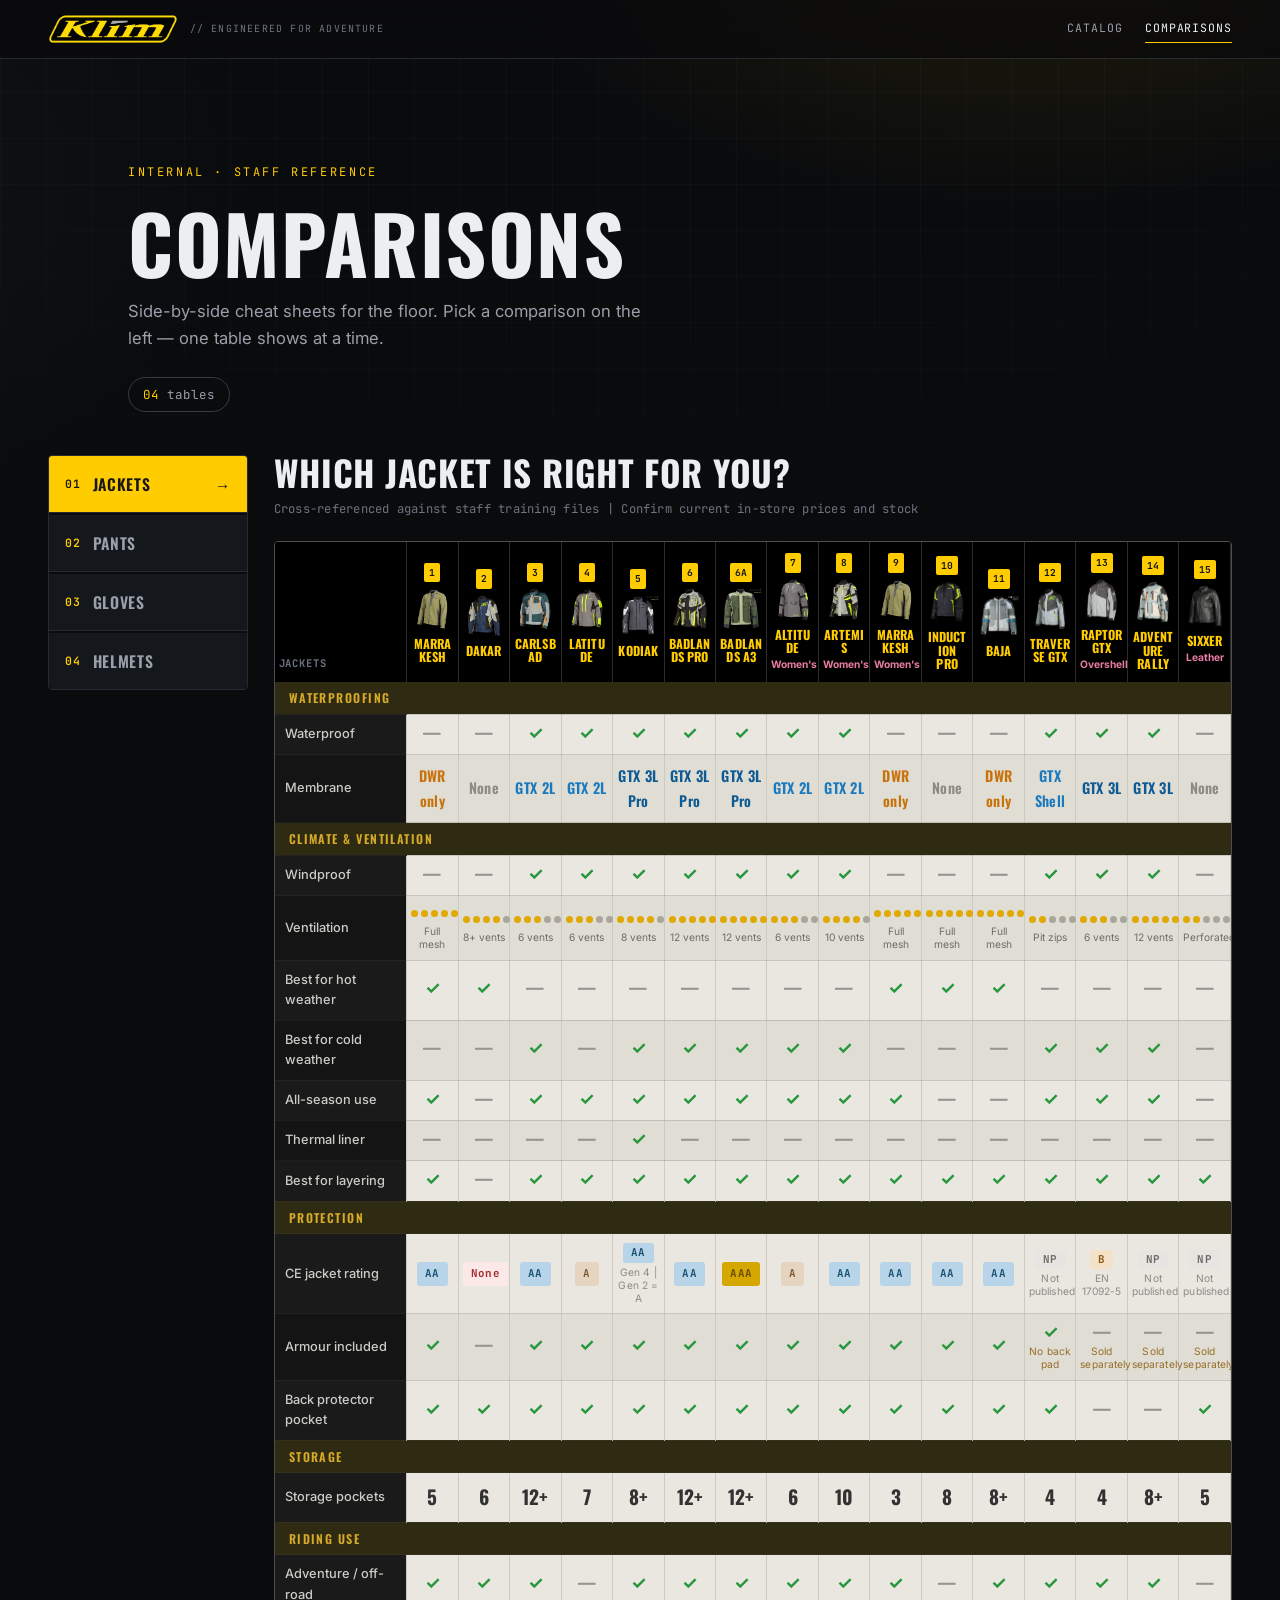
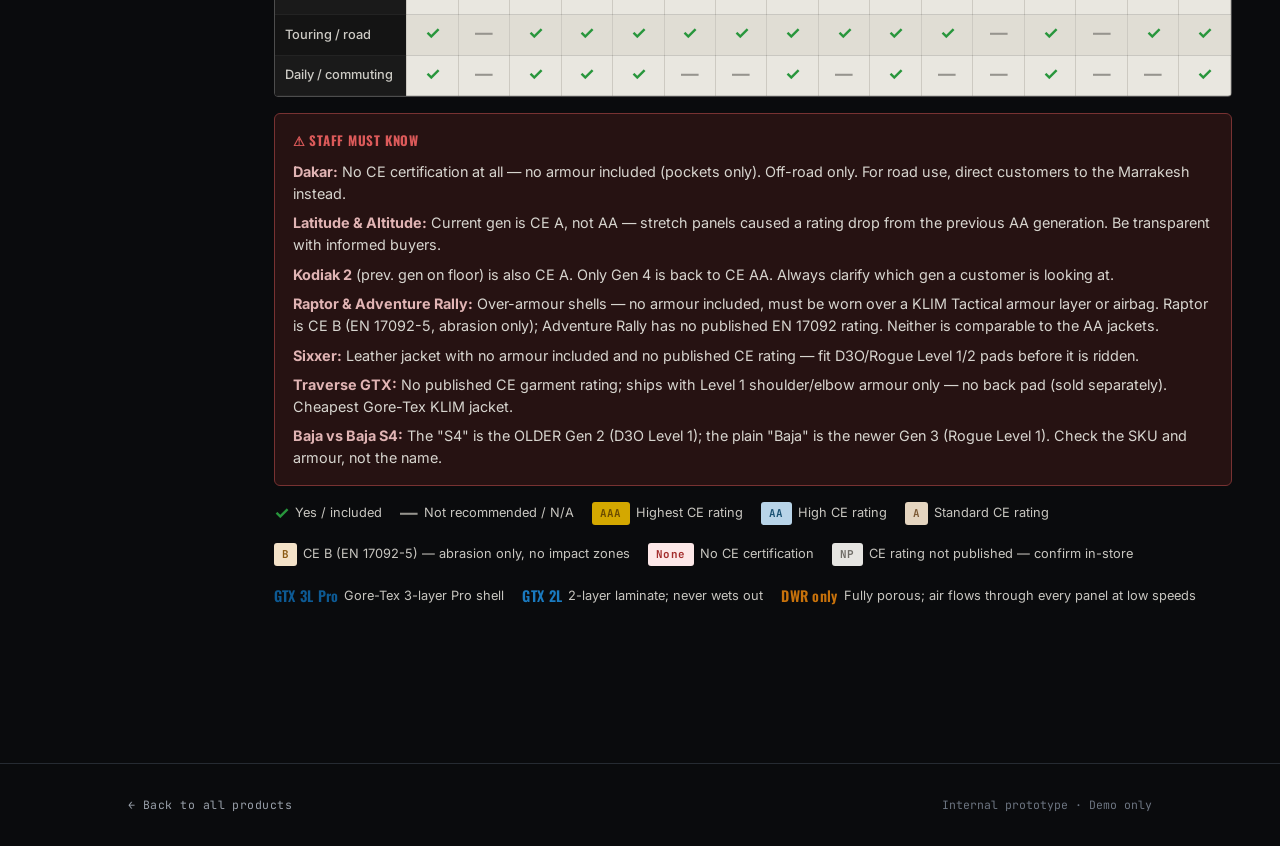
<file: comparisons.html>
<!DOCTYPE html>
<html lang="en">
<head>
  <meta charset="utf-8" />
  <meta name="viewport" content="width=device-width, initial-scale=1" />
  <title>Comparisons — KLIM Sales Floor</title>
  <meta name="description" content="Side-by-side product comparison tables for the shop floor." />
  <link rel="preconnect" href="https://fonts.googleapis.com" />
  <link rel="preconnect" href="https://fonts.gstatic.com" crossorigin />
  <link href="https://fonts.googleapis.com/css2?family=Oswald:wght@500;600;700&family=Inter:wght@400;500;600&family=JetBrains+Mono:wght@500&display=swap" rel="stylesheet" />
  <link rel="stylesheet" href="assets/css/styles.css" />
</head>
<body class="page-comparisons">
  <header class="topbar">
    <a class="brand" href="index.html">
      <img class="klim-logo-img" src="assets/img/Klim_Logo.png" alt="KLIM" />
      <span class="klim-logo-sub">// ENGINEERED FOR ADVENTURE</span>
    </a>
    <nav class="topbar-nav" aria-label="Primary">
      <a class="topbar-link" href="index.html">Catalog</a>
      <a class="topbar-link active" href="comparisons.html" aria-current="page">Comparisons</a>
    </nav>
  </header>

  <main>
    <section class="cmpc-hero">
      <div class="container">
        <div class="eyebrow">Internal · Staff reference</div>
        <h1 class="cmpc-title">Comparisons</h1>
        <p class="cmpc-lede">Side-by-side cheat sheets for the floor. Pick a comparison on the left —
          one table shows at a time.</p>
        <div class="index-meta">
          <span class="count-badge"><span id="cmpCount">00</span> tables</span>
        </div>
      </div>
    </section>

    <section class="cmpc-wrap">
      <div class="container cmpc-layout">
        <nav id="cmpTabs" class="cmpc-tabs" role="tablist" aria-label="Comparison tables"></nav>
        <div id="cmpPanels" class="cmpc-panels"></div>
      </div>
    </section>
  </main>

  <footer class="footer">
    <div class="container footer-inner">
      <a class="back-link" href="index.html">← Back to all products</a>
      <span class="footer-mono">Internal prototype · Demo only</span>
    </div>
  </footer>

  <!-- Parser (for shared escaping helpers) -->
  <script src="assets/js/parser.js"></script>
  <!-- COMPARISONS: add one line per comparison table file -->
  <script src="comparisons/jacket-comparison.js"></script>
  <script src="comparisons/pant-comparison.js"></script>
  <script src="comparisons/glove-comparison.js"></script>
  <script src="comparisons/Helmet-comparison.js"></script>
  <!-- /COMPARISONS -->
  <script src="assets/js/render-comparisons.js"></script>
</body>
</html>
</file>
<file: assets/css/styles.css>
/* =====================================================================
   KLIM Sales Floor — design system
   Dark, technical, moto/outdoor. One accent + disciplined neutrals.
   ===================================================================== */

:root {
  --bg:        #0a0b0d;
  --bg-2:      #0f1115;
  --panel:     #14171c;
  --panel-2:   #1a1e24;
  --line:      #262b32;
  --line-2:    #353c44;
  --text:      #eceef1;
  --muted:     #99a0aa;
  --muted-2:   #6c7480;
  --accent:    #ffcc00;          /* KLIM yellow, scoped to this page only */
  --accent-2:  #ffd84d;
  --accent-ink:#0a0b0d;

  --display: 'Oswald', 'Arial Narrow', 'Helvetica Neue', Arial, sans-serif;
  --body: 'Inter', -apple-system, BlinkMacSystemFont, 'Segoe UI', Roboto, sans-serif;
  --mono: 'JetBrains Mono', ui-monospace, 'SFMono-Regular', Menlo, Consolas, monospace;

  --topbar-h: 59px;             /* sticky header height, per breakpoint */
  --maxw: 1120px;
  --r: 4px;
  --ease: cubic-bezier(.22, .61, .36, 1);
}

* { box-sizing: border-box; }

html { scroll-behavior: smooth; scroll-padding-top: 84px; }

body {
  margin: 0;
  background: var(--bg);
  color: var(--text);
  font-family: var(--body);
  font-size: 16px;
  line-height: 1.6;
  -webkit-font-smoothing: antialiased;
  text-rendering: optimizeLegibility;
  overflow-x: hidden;
}

/* subtle technical backdrop */
body::before {
  content: "";
  position: fixed; inset: 0;
  z-index: -2;
  background:
    radial-gradient(900px 500px at 80% -10%, rgba(255,77,28,.10), transparent 60%),
    radial-gradient(700px 600px at -10% 20%, rgba(60,80,110,.10), transparent 55%),
    var(--bg);
}
body::after {
  content: "";
  position: fixed; inset: 0;
  z-index: -1;
  background-image:
    linear-gradient(rgba(255,255,255,.022) 1px, transparent 1px),
    linear-gradient(90deg, rgba(255,255,255,.022) 1px, transparent 1px);
  background-size: 46px 46px;
  mask-image: radial-gradient(ellipse 120% 80% at 50% 0%, #000 35%, transparent 90%);
}

a { color: inherit; text-decoration: none; }

.container { width: 100%; max-width: var(--maxw); margin: 0 auto; padding: 0 clamp(20px, 5vw, 48px); }

code {
  font-family: var(--mono);
  font-size: .85em;
  background: var(--panel-2);
  border: 1px solid var(--line);
  padding: .08em .4em;
  border-radius: 3px;
}

/* ---------- top bar ---------------------------------------------------- */
.topbar {
  position: sticky; top: 0; z-index: 40;
  display: flex; align-items: center; justify-content: space-between;
  padding: 14px clamp(20px, 5vw, 48px);
  background: rgba(10,11,13,.72);
  backdrop-filter: blur(12px) saturate(140%);
  border-bottom: 1px solid var(--line);
}
.brand { display: flex; align-items: center; gap: 12px; }
/* the real KLIM wordmark, used in the header of every page */
.klim-logo-img { height: 30px; width: auto; display: block; }
.klim-logo-sub { font-family: var(--mono); font-size: .62rem; color: var(--muted-2); letter-spacing: .12em; }
.brand-mark {
  font-family: var(--display); font-weight: 700; letter-spacing: .18em;
  font-size: 1.05rem; text-transform: uppercase;
}
.brand-sub { font-family: var(--mono); font-size: .68rem; color: var(--accent); letter-spacing: .1em; }
.topbar-tag, .back-link { font-family: var(--mono); font-size: .72rem; color: var(--muted); letter-spacing: .04em; }
.back-link { transition: color .2s var(--ease); }
.back-link:hover { color: var(--accent); }

/* scroll progress */
.progress {
  position: fixed; top: 0; left: 0; right: 0; height: 2px; z-index: 50;
  background: var(--accent);
  transform: scaleX(0); transform-origin: 0 50%;
  will-change: transform;
}

/* ---------- shared section heading ------------------------------------ */
.section-head {
  display: flex; align-items: center; gap: 16px;
  margin: 0 0 36px;
}
.section-head--center { justify-content: center; text-align: center; }
.section-idx { font-family: var(--mono); font-size: .8rem; color: var(--accent); letter-spacing: .1em; }
.section-title {
  font-family: var(--display); font-weight: 600; text-transform: uppercase;
  letter-spacing: .04em; font-size: clamp(1.4rem, 3.4vw, 2.1rem);
  margin: 0; line-height: 1;
}
.section-rule { flex: 1; height: 1px; background: linear-gradient(90deg, var(--line-2), transparent); }
.section-head--center .section-rule { display: none; }

.panel-body p { color: var(--muted); margin: 0 0 1rem; }
.panel-body p:last-child { margin-bottom: 0; }
.lede { font-size: clamp(1.05rem, 2.4vw, 1.4rem); line-height: 1.5; color: var(--text) !important; max-width: 60ch; }

.md-list { margin: 0; padding-left: 1.1rem; color: var(--muted); }
.md-list li { margin: .4rem 0; }

/* =====================================================================
   INDEX PAGE
   ===================================================================== */
.index-hero { position: relative; padding: clamp(64px, 12vw, 130px) 0 clamp(48px, 8vw, 90px); overflow: hidden; }
.eyebrow { font-family: var(--mono); font-size: .74rem; letter-spacing: .22em; text-transform: uppercase; color: var(--accent); margin-bottom: 22px; }
.index-title {
  font-family: var(--display); font-weight: 700; text-transform: uppercase;
  font-size: clamp(2.6rem, 9vw, 6rem); line-height: .92; letter-spacing: -.01em;
  margin: 0 0 24px;
}
.accent-text { color: var(--accent); }
.index-lede { max-width: 56ch; color: var(--muted); font-size: clamp(1rem, 2.2vw, 1.2rem); }
.index-meta { margin-top: 30px; }
.count-badge {
  font-family: var(--mono); font-size: .78rem; letter-spacing: .08em;
  border: 1px solid var(--line-2); padding: 8px 14px; border-radius: 100px; color: var(--muted);
}
.count-badge span { color: var(--accent); }

.catalog-wrap { padding: clamp(40px, 7vw, 80px) 0 clamp(60px, 9vw, 110px); }
.catalog-grid {
  display: grid; gap: 22px;
  grid-template-columns: repeat(auto-fill, minmax(300px, 1fr));
}

/* collapsible catalog groups (Jackets / Pants / Gloves / Layers …) laid out
   as horizontal columns side-by-side rather than stacked rows */
#catalog {
  display: grid;
  grid-template-columns: repeat(auto-fit, minmax(320px, 1fr));
  align-items: start;
  gap: clamp(24px, 3vw, 44px);
}
.cat-group { margin-bottom: 0; }
.cat-group:last-child { margin-bottom: 0; }
/* within a horizontal column, cards stack vertically */
.cat-group .catalog-grid { grid-template-columns: 1fr; }
.cat-group-head {
  width: 100%; cursor: pointer; background: none; border: none; color: inherit;
  display: flex; align-items: center; gap: 16px;
  padding: 14px 0; margin-bottom: 28px;
  border-bottom: 1px solid var(--line);
  transition: border-color .25s var(--ease);
}
.cat-group-head:hover { border-bottom-color: var(--line-2); }
.cat-group-idx { font-family: var(--mono); font-size: .8rem; color: var(--accent); letter-spacing: .1em; }
.cat-group-title {
  font-family: var(--display); font-weight: 600; text-transform: uppercase;
  letter-spacing: .04em; font-size: clamp(1.3rem, 3vw, 1.9rem); line-height: 1; margin: 0;
}
.cat-group-count {
  font-family: var(--mono); font-size: .72rem; letter-spacing: .06em;
  color: var(--muted); border: 1px solid var(--line-2); border-radius: 100px; padding: 3px 9px;
}
.cat-group-ico {
  margin-left: auto; position: relative; width: 14px; height: 14px; flex: none;
}
.cat-group-ico::before, .cat-group-ico::after {
  content: ""; position: absolute; background: var(--accent);
  top: 50%; left: 50%; transform: translate(-50%, -50%);
}
.cat-group-ico::before { width: 14px; height: 2px; }                 /* horizontal bar */
.cat-group-ico::after  { width: 2px; height: 14px; transition: transform .3s var(--ease); } /* vertical bar */
.cat-group:not(.collapsed) .cat-group-ico::after { transform: translate(-50%, -50%) scaleY(0); } /* open = minus */

/* fold animation via grid-template-rows (handles variable card-grid height) */
.cat-group-body { display: grid; grid-template-rows: 1fr; transition: grid-template-rows .4s var(--ease); }
.cat-group.collapsed .cat-group-body { grid-template-rows: 0fr; }
.cat-group-inner { overflow: hidden; min-height: 0; }
.cat-group.collapsed .cat-group-head { margin-bottom: 0; }

.card {
  position: relative; display: flex; flex-direction: column;
  background: linear-gradient(180deg, var(--panel), var(--bg-2));
  border: 1px solid var(--line); border-radius: var(--r);
  overflow: hidden;
  transition: transform .35s var(--ease), border-color .35s var(--ease), box-shadow .35s var(--ease);
}
.card::before {
  content: ""; position: absolute; left: 0; top: 0; bottom: 0; width: 3px;
  background: var(--card-accent, var(--accent));
  transform: scaleY(0); transform-origin: 0 0; transition: transform .35s var(--ease);
}
.card:hover { transform: translateY(-6px); border-color: var(--line-2); box-shadow: 0 24px 50px -28px rgba(0,0,0,.8); }
.card:hover::before { transform: scaleY(1); }

.card-visual {
  height: 138px; position: relative;
  background:
    repeating-linear-gradient(135deg, rgba(255,255,255,.03) 0 2px, transparent 2px 11px),
    linear-gradient(135deg, var(--panel-2), var(--bg));
  border-bottom: 1px solid var(--line);
  display: flex; align-items: center; justify-content: center;
}
.card-mono {
  font-family: var(--display); font-weight: 700; font-size: 3.4rem;
  letter-spacing: .04em; color: transparent;
  -webkit-text-stroke: 1.5px var(--line-2);
  text-stroke: 1.5px var(--line-2);
  transition: -webkit-text-stroke-color .35s var(--ease);
}
.card:hover .card-mono { -webkit-text-stroke-color: var(--card-accent, var(--accent)); }

.card-img {
  width: 100%; height: 100%;
  object-fit: contain;            /* use cover instead if you want it to fill edge-to-edge */
  padding: 8px;
  transition: transform .35s var(--ease);
}
.card:hover .card-img { transform: scale(1.04); }

.card-body { padding: 22px 22px 20px; display: flex; flex-direction: column; flex: 1; }
.card-cat, .hero-cat { font-family: var(--mono); font-size: .68rem; letter-spacing: .16em; text-transform: uppercase; color: var(--muted-2); margin-bottom: 10px; }
.card-title { font-family: var(--display); font-weight: 600; text-transform: uppercase; letter-spacing: .02em; font-size: 1.4rem; margin: 0 0 8px; line-height: 1.05; }
.card-hook { color: var(--muted); margin: 0 0 16px; font-size: .95rem; }
.card-chips { display: flex; flex-wrap: wrap; gap: 6px; margin-bottom: 18px; }
.card-foot { margin-top: auto; display: flex; align-items: center; justify-content: space-between; padding-top: 14px; border-top: 1px solid var(--line); }
.card-price { font-family: var(--display); font-weight: 600; font-size: 1.15rem; }
.card-go { font-family: var(--mono); font-size: .72rem; color: var(--accent); letter-spacing: .04em; }

/* chips */
.chip {
  font-family: var(--mono); font-size: .68rem; letter-spacing: .06em;
  border: 1px solid var(--line-2); color: var(--muted);
  padding: 5px 10px; border-radius: 100px; white-space: nowrap;
}
.chip--sm { font-size: .62rem; padding: 4px 8px; }

/* =====================================================================
   PRODUCT PAGE
   ===================================================================== */
/* hero */
.hero { position: relative; min-height: min(92vh, 760px); display: flex; align-items: flex-end; overflow: hidden; padding-bottom: clamp(40px, 7vw, 72px); }
.hero-grid-bg {
  position: absolute; inset: 0; z-index: 0;
  background:
    repeating-linear-gradient(135deg, rgba(255,77,28,.05) 0 1px, transparent 1px 16px),
    radial-gradient(80% 60% at 70% 100%, rgba(255,77,28,.12), transparent 65%);
}
.hero-grid-bg::after {
  content: ""; position: absolute; right: -5%; top: 50%; transform: translateY(-50%) rotate(8deg);
  width: 60vw; height: 60vw; max-width: 720px; max-height: 720px;
  background: conic-gradient(from 200deg, transparent, rgba(255,255,255,.03), transparent 40%);
  border-radius: 50%;
}
.hero-inner { position: relative; z-index: 1; width: 100%; }
.hero-cat { margin-bottom: 18px; }
.hero-title {
  font-family: var(--display); font-weight: 700; text-transform: uppercase;
  font-size: clamp(2.8rem, 11vw, 7.5rem); line-height: .9; letter-spacing: -.005em;
  margin: 0 0 20px; max-width: 16ch;
}
.hero-hook {
  font-size: clamp(1.15rem, 3vw, 1.9rem); line-height: 1.35; color: var(--text);
  max-width: 30ch; margin: 0 0 26px; font-weight: 500;
}
.hero-hook strong { color: var(--accent); font-weight: 600; }
.hero-chips { display: flex; flex-wrap: wrap; gap: 8px; margin-bottom: 26px; }
.hero-meta { display: flex; align-items: baseline; gap: 12px; }
.hero-price-label { font-family: var(--mono); font-size: .72rem; letter-spacing: .14em; text-transform: uppercase; color: var(--muted-2); }
.hero-price { font-family: var(--display); font-weight: 700; font-size: clamp(1.6rem, 4vw, 2.4rem); color: var(--accent); }

.hero-cue {
  position: absolute; left: clamp(20px, 5vw, 48px); bottom: 22px; z-index: 1;
  display: flex; flex-direction: column; align-items: center; gap: 10px;
  font-family: var(--mono); font-size: .64rem; letter-spacing: .2em; text-transform: uppercase; color: var(--muted-2);
}
.hero-cue-line { width: 1px; height: 40px; background: linear-gradient(var(--accent), transparent); animation: cue 2s var(--ease) infinite; }
@keyframes cue { 0%,100% { opacity: .35; transform: scaleY(.6); } 50% { opacity: 1; transform: scaleY(1); } }

/* side dot nav */
.section-nav {
  position: fixed; right: 26px; top: 50%; transform: translateY(-50%); z-index: 30;
  display: flex; flex-direction: column; gap: 16px;
}
.dot { display: flex; align-items: center; gap: 12px; flex-direction: row-reverse; }
.dot-mark { width: 9px; height: 9px; border: 1px solid var(--line-2); border-radius: 50%; transition: all .3s var(--ease); }
.dot-label {
  font-family: var(--mono); font-size: .66rem; letter-spacing: .04em; color: var(--muted-2);
  opacity: 0; transform: translateX(6px); transition: all .3s var(--ease); white-space: nowrap; pointer-events: none;
}
.dot:hover .dot-label { opacity: 1; transform: translateX(0); }
.dot:hover .dot-mark { border-color: var(--accent); }
.dot.active .dot-mark { background: var(--accent); border-color: var(--accent); box-shadow: 0 0 0 4px rgba(255,77,28,.15); }
.dot.active .dot-label { opacity: 1; transform: translateX(0); color: var(--text); }

/* sections */
.section { padding: clamp(56px, 9vw, 104px) 0; border-top: 1px solid var(--line); position: relative; }
.section[data-type="intro"] { border-top: none; }

/* feature (selling) band — most prominent */
.section--feature {
  background:
    linear-gradient(180deg, rgba(255,77,28,.06), transparent 30%),
    var(--bg-2);
  border-top: 1px solid var(--line-2);
  border-bottom: 1px solid var(--line-2);
}
.section--feature .section-title { font-size: clamp(1.7rem, 4.6vw, 2.8rem); }
.section--feature .section-idx { font-size: 1rem; }

.sell-grid { display: grid; gap: 16px; grid-template-columns: repeat(auto-fit, minmax(280px, 1fr)); }
.sell-card {
  position: relative; padding: 30px 26px 28px;
  background: linear-gradient(180deg, var(--panel), var(--bg-2));
  border: 1px solid var(--line); border-radius: var(--r);
  overflow: hidden;
  transition: transform .35s var(--ease), border-color .35s var(--ease), box-shadow .35s var(--ease);
}
.sell-card::after {
  content: ""; position: absolute; left: 0; top: 0; height: 3px; width: 100%;
  background: linear-gradient(90deg, var(--accent), transparent);
  transform: scaleX(0); transform-origin: 0 0; transition: transform .4s var(--ease);
}
.sell-card:hover { transform: translateY(-5px); border-color: var(--line-2); box-shadow: 0 26px 50px -30px rgba(0,0,0,.85); }
.sell-card:hover::after { transform: scaleX(1); }
.sell-num {
  font-family: var(--display); font-weight: 700; font-size: 3.2rem; line-height: 1;
  color: transparent; -webkit-text-stroke: 1.4px var(--accent); text-stroke: 1.4px var(--accent);
  margin-bottom: 14px; opacity: .9;
}
.sell-head { font-family: var(--display); font-weight: 600; text-transform: uppercase; letter-spacing: .01em; font-size: 1.25rem; line-height: 1.1; margin: 0 0 12px; }
.sell-body { color: var(--muted); margin: 0; font-size: .96rem; }
.sell-body strong { color: var(--text); }

/* features spec grid */
.spec-grid { display: grid; gap: 0; grid-template-columns: repeat(auto-fill, minmax(330px, 1fr)); border: 1px solid var(--line); border-radius: var(--r); overflow: hidden; }
.spec { display: grid; grid-template-columns: 150px 1fr; gap: 14px; padding: 16px 20px; border-bottom: 1px solid var(--line); }
.spec:nth-child(odd) { background: rgba(255,255,255,.012); }
.spec--full { grid-template-columns: 1fr; }
.spec-k { font-family: var(--mono); font-size: .74rem; letter-spacing: .04em; text-transform: uppercase; color: var(--accent); padding-top: 2px; }
.spec-v { color: var(--muted); font-size: .95rem; }
.spec-v strong { color: var(--text); }

/* comparison table (new vs old generation) */
.cmp-wrap { border: 1px solid var(--line); border-radius: var(--r); overflow-x: auto; }
.cmp-table { width: 100%; border-collapse: collapse; font-size: .92rem; min-width: 520px; }
.cmp-table th, .cmp-table td { padding: 14px 18px; text-align: left; border-bottom: 1px solid var(--line); vertical-align: top; }
.cmp-table thead th {
  font-family: var(--mono); font-size: .72rem; letter-spacing: .06em; text-transform: uppercase;
  color: var(--accent); background: var(--panel-2); white-space: nowrap;
}
.cmp-table thead th:first-child { color: var(--muted-2); }
.cmp-table tbody tr:last-child td { border-bottom: none; }
.cmp-table tbody tr:nth-child(odd) td { background: rgba(255,255,255,.012); }
.cmp-table td { color: var(--muted); }
.cmp-table td strong { color: var(--text); }
.cmp-rowhead {
  font-family: var(--mono); font-size: .74rem; letter-spacing: .04em; text-transform: uppercase;
  color: var(--text) !important; white-space: nowrap;
}
.cmp-rowhead strong { color: var(--text); }
.panel-body > p { color: var(--muted); }
.panel-body .cmp-wrap + p { margin-top: 1.2rem; }

/* audience */
.aud-list { list-style: none; margin: 0; padding: 0; display: grid; gap: 14px; max-width: 70ch; }
.aud-item { display: flex; gap: 14px; align-items: flex-start; font-size: 1.05rem; color: var(--muted); }
.aud-item strong { color: var(--text); }
.aud-mark { color: var(--accent); font-weight: 700; line-height: 1.5; }

/* price */
.price-grid { display: grid; gap: 16px; grid-template-columns: repeat(auto-fit, minmax(240px, 1fr)); max-width: 760px; }
.price-card { padding: 26px; background: var(--panel); border: 1px solid var(--line); border-radius: var(--r); }
.price-region { font-family: var(--mono); font-size: .72rem; letter-spacing: .08em; text-transform: uppercase; color: var(--muted-2); margin-bottom: 12px; }
.price-amt { font-family: var(--display); font-weight: 700; font-size: clamp(2rem, 5vw, 2.8rem); line-height: 1; color: var(--accent); }
.price-note { color: var(--muted); font-size: .85rem; margin-top: 12px; }

/* quotes */
.quote-grid { columns: 2; column-gap: 18px; }
.quote-card {
  break-inside: avoid; margin: 0 0 18px; padding: 26px 24px;
  background: var(--panel); border: 1px solid var(--line); border-radius: var(--r);
  position: relative;
}
.quote-card::before { content: "\201C"; position: absolute; top: 2px; left: 16px; font-family: var(--display); font-size: 4rem; color: var(--accent); opacity: .25; line-height: 1; }
.quote-card blockquote { margin: 0; padding-top: 10px; color: var(--text); font-size: 1.02rem; line-height: 1.5; }
.quote-card em { color: var(--text); font-style: italic; }
.quote-card--note { border-left: 3px solid var(--accent); }
.quote-card--note::before { display: none; }
.quote-card--note blockquote { padding-top: 0; color: var(--muted); }
.quote-card--note strong { color: var(--accent); }

/* faq accordion */
.acc-list { border: 1px solid var(--line); border-radius: var(--r); overflow: hidden; max-width: 860px; }
.acc { border-bottom: 1px solid var(--line); }
.acc:last-child { border-bottom: none; }
.acc-q {
  width: 100%; background: none; border: none; cursor: pointer; color: var(--text);
  font-family: var(--display); font-weight: 500; text-transform: uppercase; letter-spacing: .01em;
  font-size: clamp(1rem, 2.2vw, 1.18rem); text-align: left;
  display: flex; align-items: center; justify-content: space-between; gap: 18px;
  padding: 20px 22px; transition: background .25s var(--ease), color .25s var(--ease);
}
.acc-q:hover { background: rgba(255,255,255,.02); color: var(--accent); }
.acc.open .acc-q { color: var(--accent); }
.acc-ico { font-family: var(--mono); font-size: 1.3rem; color: var(--accent); transition: transform .3s var(--ease); flex: none; }
.acc.open .acc-ico { transform: rotate(45deg); }
.acc-a { max-height: 0; overflow: hidden; transition: max-height .4s var(--ease); }
.acc-a-inner { padding: 0 22px 22px; color: var(--muted); }
.acc-a-inner p { margin: 0 0 .8rem; }
.acc-a-inner p:last-child { margin-bottom: 0; }

/* sources */
.src { border: 1px solid var(--line); border-radius: var(--r); background: var(--panel); max-width: 900px; }
.src-sum {
  list-style: none; cursor: pointer; display: flex; align-items: center; justify-content: space-between;
  padding: 18px 22px; font-family: var(--mono); font-size: .82rem; letter-spacing: .06em; text-transform: uppercase; color: var(--muted);
}
.src-sum::-webkit-details-marker { display: none; }
.src-sum::after { content: "+"; color: var(--accent); font-size: 1.2rem; transition: transform .3s var(--ease); }
.src[open] .src-sum::after { transform: rotate(45deg); }
.src-sum:hover { color: var(--text); }
.src-count { margin-left: auto; margin-right: 14px; color: var(--accent); }
.src-list { list-style: none; margin: 0; padding: 0 22px 18px; }
.src-item { padding: 12px 0; border-top: 1px solid var(--line); color: var(--muted); font-size: .92rem; line-height: 1.5; }
.src-item a { color: var(--accent); word-break: break-word; border-bottom: 1px solid transparent; transition: border-color .2s var(--ease); }
.src-item a:hover { border-bottom-color: var(--accent); }
.src-item strong { color: var(--text); display: block; margin-bottom: 2px; }

/* generic links */
.panel-body a, .sell-body a, .aud-item a { color: var(--accent); border-bottom: 1px solid rgba(255,77,28,.4); }
.panel-body a:hover { border-bottom-color: var(--accent); }

/* ---------- footer ---------------------------------------------------- */
.footer { border-top: 1px solid var(--line); padding: 32px 0; margin-top: 40px; }
.footer-inner { display: flex; align-items: center; justify-content: space-between; gap: 16px; flex-wrap: wrap; color: var(--muted-2); font-size: .85rem; }
.footer-mono { font-family: var(--mono); font-size: .72rem; }

/* =====================================================================
   MOTION — reveal on scroll
   ===================================================================== */
.reveal { opacity: 0; transform: translateY(26px); transition: opacity .7s var(--ease), transform .7s var(--ease); }
.reveal.in { opacity: 1; transform: none; }
.sell-grid .reveal, .price-grid .reveal { transition-delay: .04s; }

@media (prefers-reduced-motion: reduce) {
  html { scroll-behavior: auto; }
  .reveal { opacity: 1 !important; transform: none !important; transition: none; }
  .hero-cue-line { animation: none; }
}

/* =====================================================================
   RESPONSIVE
   ===================================================================== */
@media (max-width: 980px) {
  .section-nav { display: none; }
  .quote-grid { columns: 1; }
}
@media (max-width: 620px) {
  :root { --topbar-h: 45px; }
  body { font-size: 15px; }
  /* the wordmark alone — the strapline has no room next to the nav */
  .topbar { padding: 10px 16px; gap: 12px; }
  .klim-logo-img { height: 24px; }
  .klim-logo-sub { display: none; }
  .topbar-nav { gap: 14px; }
  .topbar-link { font-size: .66rem; letter-spacing: .05em; }
  .topbar--product .back-link { font-size: .66rem; }
  .container { padding: 0 16px; }
  .spec { grid-template-columns: 1fr; gap: 4px; }
  .spec-k { color: var(--accent); }
  .topbar-tag { display: none; }
  .hero { min-height: 80vh; }
  .hero-cue { display: none; }
  .footer-inner { flex-direction: column; align-items: flex-start; }
  .card-visual { height: 110px; }
}

/* =====================================================================
   COMPARISONS PAGE  (scoped to .page-comparisons)
   Black + KLIM-yellow theme + the boxed KLIM logo, matching the
   staff comparison sheet. Reuses the site's fonts, spacing and the
   tab/panel switching idiom; only the palette is overridden locally.
   ===================================================================== */
.page-comparisons {
  --accent:    #ffcc00;          /* KLIM yellow, scoped to this page only */
  --accent-2:  #ffd84d;
  --accent-ink:#171717;
}
/* recolour the page backdrop glow from orange to yellow */
body.page-comparisons::before {
  background:
    radial-gradient(900px 500px at 80% -10%, rgba(255,204,0,.10), transparent 60%),
    radial-gradient(700px 600px at -10% 20%, rgba(60,80,110,.10), transparent 55%),
    var(--bg);
}

/* ---- topbar nav + boxed KLIM logo ------------------------------------ */
.topbar-nav { display: flex; align-items: center; gap: 22px; }
.topbar-link {
  font-family: var(--mono); font-size: .72rem; letter-spacing: .08em;
  text-transform: uppercase; color: var(--muted);
  padding: 4px 0; border-bottom: 1px solid transparent; transition: color .2s var(--ease);
}
.topbar-link:hover { color: var(--accent); }
.topbar-link.active { color: var(--text); border-bottom-color: var(--accent); }

/* ---- hero ------------------------------------------------------------ */
.cmpc-hero { position: relative; padding: clamp(56px, 9vw, 104px) 0 clamp(28px, 4vw, 48px); }
.cmpc-title {
  font-family: var(--display); font-weight: 700; text-transform: uppercase;
  letter-spacing: .02em; line-height: .95; margin: 0;
  font-size: clamp(2.6rem, 8vw, 5rem);
}
.cmpc-lede { max-width: 52ch; color: var(--muted); margin: 18px 0 0; font-size: 1.04rem; }

/* ---- layout: tab list + panels --------------------------------------- */
.cmpc-wrap { padding-bottom: clamp(56px, 9vw, 120px); }
.page-comparisons .cmpc-wrap > .container { max-width: 1500px; }
.cmpc-layout {
  display: grid; grid-template-columns: 200px minmax(0, 1fr);
  gap: clamp(16px, 2vw, 28px); align-items: start;
}
.cmpc-tabs {
  position: sticky; top: 84px;
  display: flex; flex-direction: column; gap: 2px;
  border: 1px solid var(--line); border-radius: var(--r); overflow: hidden;
}
.cmpc-tab {
  display: flex; align-items: center; gap: 12px;
  padding: 16px 16px; background: var(--panel); border: 0;
  border-bottom: 1px solid var(--line); cursor: pointer; text-align: left;
  color: var(--muted); font-family: var(--display); font-weight: 600;
  text-transform: uppercase; letter-spacing: .04em; font-size: .98rem;
  transition: background .2s var(--ease), color .2s var(--ease);
}
.cmpc-tab:last-child { border-bottom: 0; }
.cmpc-tab:hover { background: var(--panel-2); color: var(--text); }
.cmpc-tab-idx { font-family: var(--mono); font-size: .72rem; color: var(--accent); letter-spacing: .08em; }
.cmpc-tab-label { flex: 1; }
.cmpc-tab-ico { color: var(--accent); opacity: 0; transform: translateX(-4px); transition: all .2s var(--ease); }
.cmpc-tab.active { background: var(--accent); color: #171717; }
.cmpc-tab.active .cmpc-tab-idx,
.cmpc-tab.active .cmpc-tab-ico { color: #171717; }
.cmpc-tab.active .cmpc-tab-ico { opacity: 1; transform: translateX(0); }

/* ---- panel ----------------------------------------------------------- */
.cmpc-panel-head { margin: 0 0 22px; }
.cmpc-panel-title {
  font-family: var(--display); font-weight: 700; text-transform: uppercase;
  letter-spacing: .02em; line-height: 1; margin: 0;
  font-size: clamp(1.5rem, 3.4vw, 2.2rem);
}
.cmpc-panel-sub { font-family: var(--mono); font-size: .76rem; color: var(--muted-2); margin: 10px 0 0; letter-spacing: .02em; }

/* ---- the table (fixed layout so all columns fit, no h-scroll) -------- */
.cmpc-tablewrap { border: 1px solid #4d4d4d; border-radius: var(--r); overflow: hidden; }
.cmpc-table { width: 100%; table-layout: fixed; border-collapse: collapse; font-family: var(--body); font-size: .8rem; }
.cmpc-table th, .cmpc-table td { border-right: 1px solid #cdcac2; border-bottom: 1px solid #46464633; }

/* header row */
.cmpc-table thead th { background: #000; border-right-color: #2c2c2c; border-bottom: 0; padding: 10px 4px; }
.cmpc-corner {
  text-align: left; vertical-align: bottom; color: var(--muted-2);
  font-family: var(--mono); font-size: .66rem; letter-spacing: .08em; text-transform: uppercase;
  width: 132px;
}
.cmpc-colhead { text-align: center; }
.cmpc-colimg { display: block; height: 42px; margin: 0 auto 7px; }
.cmpc-colimg img { height: 100%; width: auto; max-width: 100%; object-fit: contain; display: inline-block; }
.cmpc-colnum {
  display: inline-block; background: var(--accent); color: #171717;
  font-family: var(--mono); font-weight: 700; font-size: .6rem;
  padding: 2px 5px; border-radius: 2px; margin-bottom: 6px;
}
.cmpc-colname {
  display: block; color: var(--accent); font-family: var(--display); font-weight: 700;
  text-transform: uppercase; letter-spacing: .01em; font-size: .78rem; line-height: 1.05;
  overflow-wrap: anywhere;
}
.cmpc-colsub { display: block; color: #e87ba4; font-size: .64rem; margin-top: 2px; }

/* row-label (left, dark) */
.cmpc-rowlabel {
  background: #1a1a1a; color: #cdcbc5; text-align: left; font-weight: 500;
  padding: 9px 10px; border-right: 1px solid #2c2c2c; width: 132px;
}
.cmpc-altrow .cmpc-rowlabel { background: #141414; }

/* body cells (cream) */
.cmpc-cell {
  background: #e9e7e0; color: #2b2b2b; text-align: center; vertical-align: middle;
  padding: 9px 4px;
}
.cmpc-altrow .cmpc-cell { background: #e0ddd4; }
.cmpc-cell.is-stacked { line-height: 1.25; }
.cmpc-cell.type-text { font-size: .68rem; line-height: 1.25; color: #33322e; overflow-wrap: anywhere; }

/* section divider bar */
.cmpc-sec td {
  background: #2f2a12; color: #d6aa28; border-right: 0;
  font-family: var(--display); font-weight: 600; text-transform: uppercase;
  letter-spacing: .12em; font-size: .76rem; padding: 6px 14px;
}

/* ---- cell content ---------------------------------------------------- */
.cmpc-sym { font-size: 1.1rem; font-weight: 700; line-height: 1; }
.cmpc-sym.is-yes { color: #28963c; }
.cmpc-sym.is-no  { color: #c83737; }
.cmpc-sym.is-na  { color: #96948e; }

.cmpc-note { display: block; font-size: .64rem; margin-top: 3px; letter-spacing: .01em; }
.cmpc-note.is-yes-note { color: #966e28; }
.cmpc-note.is-no-note  { color: #b45050; }
.cmpc-note.is-mute     { color: #8c8a84; }

.cmpc-tag { font-family: var(--display); font-weight: 600; letter-spacing: .02em; font-size: .9rem; }
.cmpc-tag.tone-dwr  { color: #c8720b; }
.cmpc-tag.tone-none { color: #8c8a84; }
.cmpc-tag.tone-gtx2 { color: #1a7abf; }
.cmpc-tag.tone-gtx3 { color: #0d5a94; }

.cmpc-dots { display: inline-flex; gap: 3px; justify-content: center; }
.cmpc-dot { width: 7px; height: 7px; border-radius: 50%; background: #aaa69c; }
.cmpc-dot.on { background: #e0a800; }
.cmpc-vlabel { display: block; color: #6e6c66; font-size: .64rem; margin-top: 4px; }

.cmpc-badge {
  display: inline-block; font-family: var(--mono); font-weight: 700; font-size: .68rem;
  letter-spacing: .04em; padding: 3px 8px; border-radius: 3px;
}
.cmpc-badge.ce-AAA  { background: #d4a800; color: #6b4c00; }
.cmpc-badge.ce-AA   { background: #b8d4e8; color: #1a5274; }
.cmpc-badge.ce-A    { background: #e5d5c0; color: #7d5a35; }
.cmpc-badge.ce-B    { background: #f4e2c8; color: #8a5a12; }
.cmpc-badge.ce-None { background: #fde8e8; color: #a32d2d; }
.cmpc-badge.ce-NP   { background: #e6e5e1; color: #6e6c66; }

.cmpc-num   { font-family: var(--display); font-weight: 700; font-size: 1.2rem; color: #323232; }
.cmpc-price { font-family: var(--display); font-weight: 700; font-size: 1.05rem; color: #966e14; letter-spacing: .04em; }

/* ---- staff callout --------------------------------------------------- */
.cmpc-callout {
  margin-top: 16px; padding: 16px 18px;
  background: #261212; border: 1px solid #783232; border-radius: 6px;
}
.cmpc-callout-head {
  font-family: var(--display); font-weight: 700; text-transform: uppercase;
  letter-spacing: .06em; font-size: .82rem; color: #dc5a5a; margin-bottom: 10px;
}
.cmpc-note-line { margin: 0 0 8px; color: #d7d5cf; font-size: .9rem; line-height: 1.5; }
.cmpc-note-line:last-child { margin-bottom: 0; }
.cmpc-note-line strong { color: #e1b4b4; }

/* ---- legend ---------------------------------------------------------- */
.cmpc-legend { display: flex; flex-wrap: wrap; gap: 18px; margin-top: 16px; }
.cmpc-leg-item { display: inline-flex; align-items: center; gap: 6px; }
.cmpc-leg-desc { color: #c8c6c0; font-size: .8rem; }

/* ---- column picker --------------------------------------------------- */
/* Hidden on wide screens (the full sheet fits). On phones/small tablets it
   drives which product columns the table renders — sixteen columns squeezed
   into 375px is unreadable, two or three side by side is not. */
.cmpc-picker { display: none; margin: 0 0 14px; }
.cmpc-picker-head { display: flex; align-items: center; gap: 10px; margin-bottom: 10px; }
.cmpc-picker-title {
  font-family: var(--mono); font-size: .66rem; letter-spacing: .12em;
  text-transform: uppercase; color: var(--muted-2);
}
.cmpc-picker-count { font-family: var(--mono); font-size: .66rem; color: var(--muted-2); }
.cmpc-picker-count b { color: var(--accent); }
.cmpc-picker-toggle {
  margin-left: auto; background: transparent; border: 1px solid var(--line-2);
  border-radius: 999px; padding: 6px 13px; cursor: pointer;
  font-family: var(--mono); font-size: .66rem; letter-spacing: .06em;
  text-transform: uppercase; color: var(--muted);
  transition: color .2s var(--ease), border-color .2s var(--ease);
}
.cmpc-picker-toggle:hover { color: var(--accent); border-color: var(--accent); }

.cmpc-picker-chips { display: flex; flex-wrap: wrap; gap: 6px; }
.cmpc-chip {
  display: inline-flex; align-items: center; gap: 7px;
  padding: 8px 12px; min-height: 38px;
  background: var(--panel); border: 1px solid var(--line); border-radius: 999px;
  cursor: pointer; color: var(--muted);
  font-family: var(--body); font-size: .8rem; line-height: 1.1; text-align: left;
  transition: background .2s var(--ease), color .2s var(--ease), border-color .2s var(--ease);
}
.cmpc-chip:hover { border-color: var(--line-2); color: var(--text); }
.cmpc-chip-num { font-family: var(--mono); font-size: .62rem; color: var(--muted-2); }
.cmpc-chip-sub { color: var(--muted-2); font-size: .72em; }
.cmpc-chip.is-on { background: var(--accent); border-color: var(--accent); color: #171717; }
.cmpc-chip.is-on .cmpc-chip-num,
.cmpc-chip.is-on .cmpc-chip-sub { color: #6b5200; }

/* columns switched off by the picker */
.cmpc-table .is-col-off { display: none; }

/* stack the tab rail above the table before the sheet itself goes compact */
@media (max-width: 900px) {
  /* minmax(0,…) — a bare 1fr track would stretch to the table's min-content
     width and push the whole page sideways instead of letting it scroll */
  .cmpc-layout { grid-template-columns: minmax(0, 1fr); }
  .cmpc-panels, .cmpc-panel { min-width: 0; }
  .cmpc-tabs { position: static; flex-direction: row; flex-wrap: wrap; }
  .cmpc-tab { flex: 1 1 160px; border-bottom: 0; border-right: 1px solid var(--line); }
}

/* the compact, pickable sheet — phones through small laptops */
@media (max-width: 1200px) {
  .cmpc-panels, .cmpc-panel { min-width: 0; }
  .cmpc-picker { display: block; }

  /* `overflow: visible` while the table fits, so the product header row can
     stick to the page scroll; JS adds .is-scroll only when it overflows. */
  .cmpc-tablewrap { overflow: visible; }
  .cmpc-tablewrap.is-scroll { overflow-x: auto; -webkit-overflow-scrolling: touch; }

  /* separate borders: Chrome won't honour sticky cells under border-collapse */
  .cmpc-table {
    table-layout: auto; border-collapse: separate; border-spacing: 0;
    font-size: .84rem;
  }
  .cmpc-table thead th { padding: 12px 6px; }

  .cmpc-corner, .cmpc-rowlabel {
    width: 108px; min-width: 108px;
    position: sticky; left: 0; z-index: 2;
  }
  .cmpc-cell { min-width: 108px; padding: 11px 8px; }

  .cmpc-colimg { height: 58px; margin-bottom: 9px; }
  .cmpc-colname { font-size: .92rem; }
  .cmpc-colsub { font-size: .7rem; }
  .cmpc-cell.type-text { font-size: .78rem; }
  .cmpc-note, .cmpc-vlabel { font-size: .72rem; }
  .cmpc-sec td { padding: 8px 12px; }

  /* the full-width section bar has no row-label cell of its own, so pin its
     text instead — otherwise it scrolls out of sight and the bar reads blank */
  .is-scroll .cmpc-sec-label { position: sticky; left: 0; display: inline-block; }

  .cmpc-tablewrap:not(.is-scroll) .cmpc-table thead th { position: sticky; top: var(--topbar-h); z-index: 3; }
  .cmpc-tablewrap:not(.is-scroll) .cmpc-corner { z-index: 4; }
}

@media (max-width: 420px) {
  .cmpc-corner, .cmpc-rowlabel { width: 92px; min-width: 92px; padding: 9px 8px; }
  .cmpc-cell { min-width: 96px; padding: 10px 6px; }
  .cmpc-legend { gap: 10px 14px; }
}
</file>
